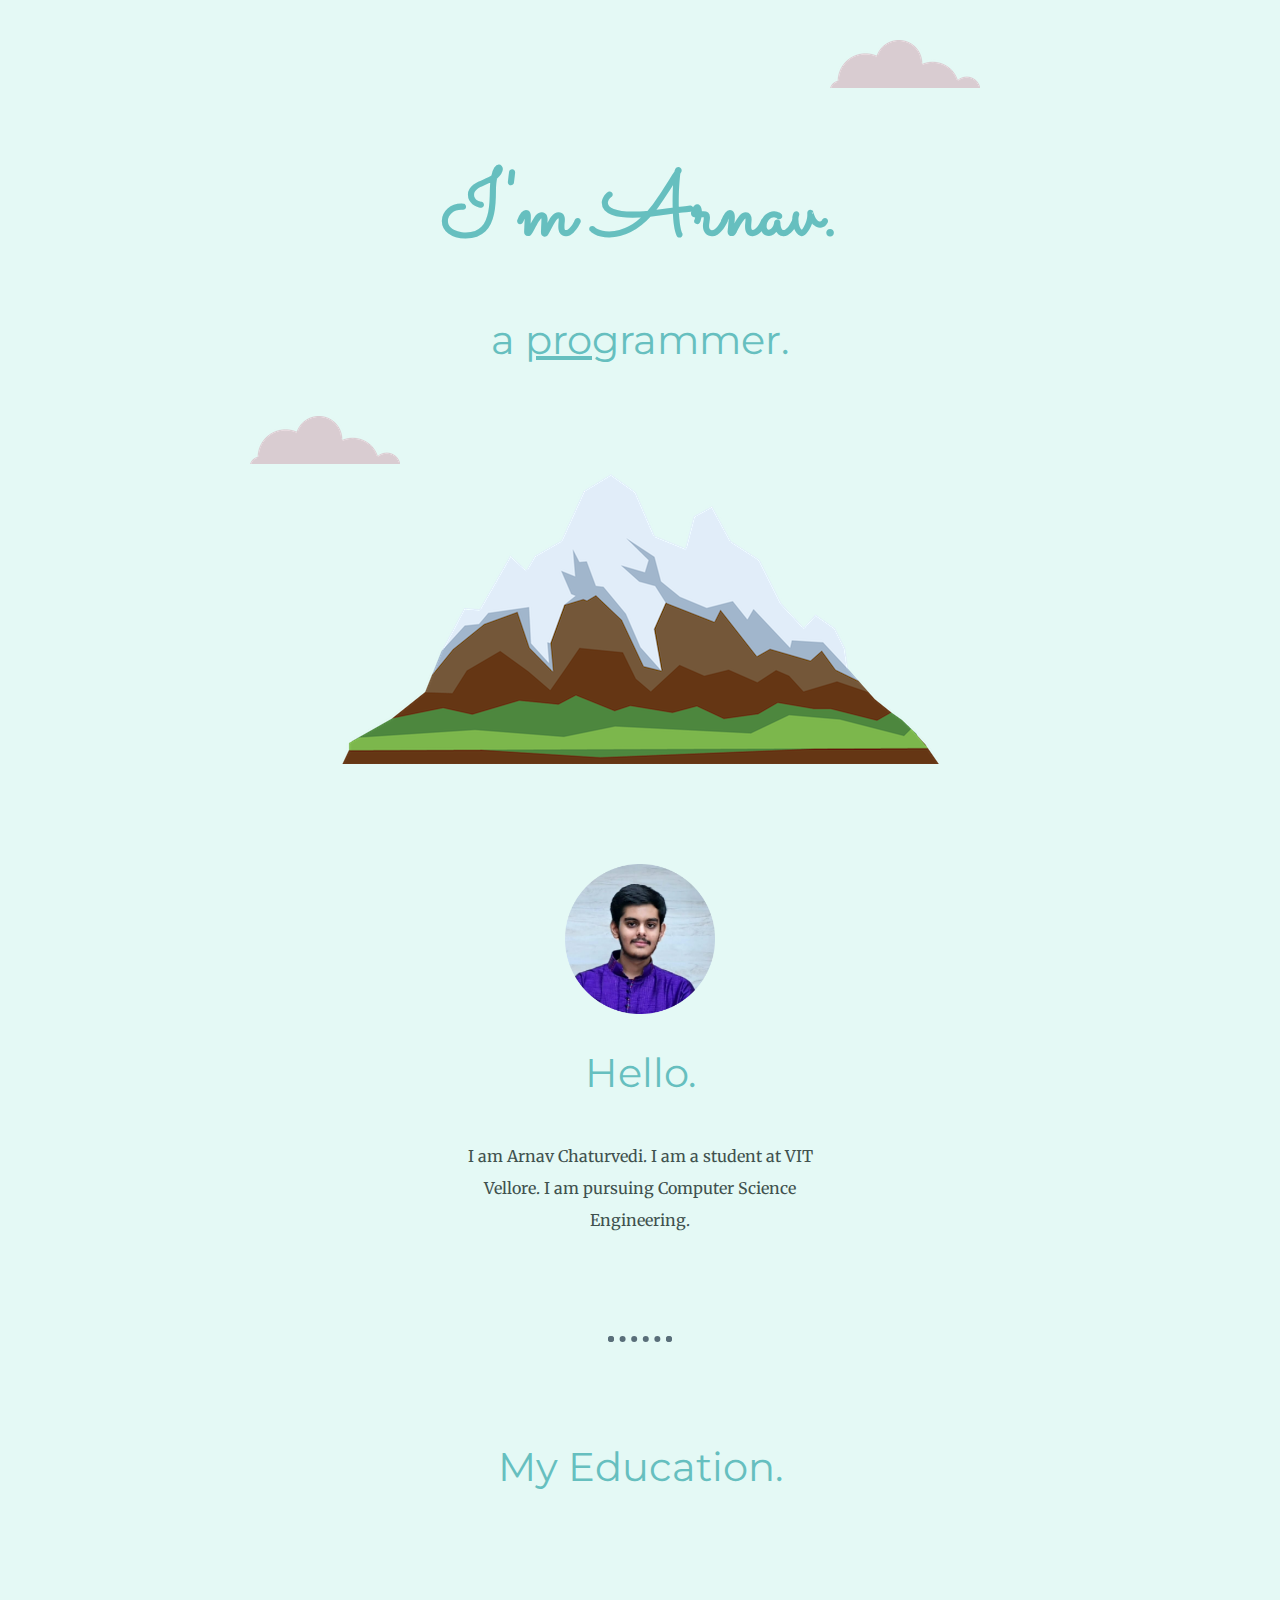
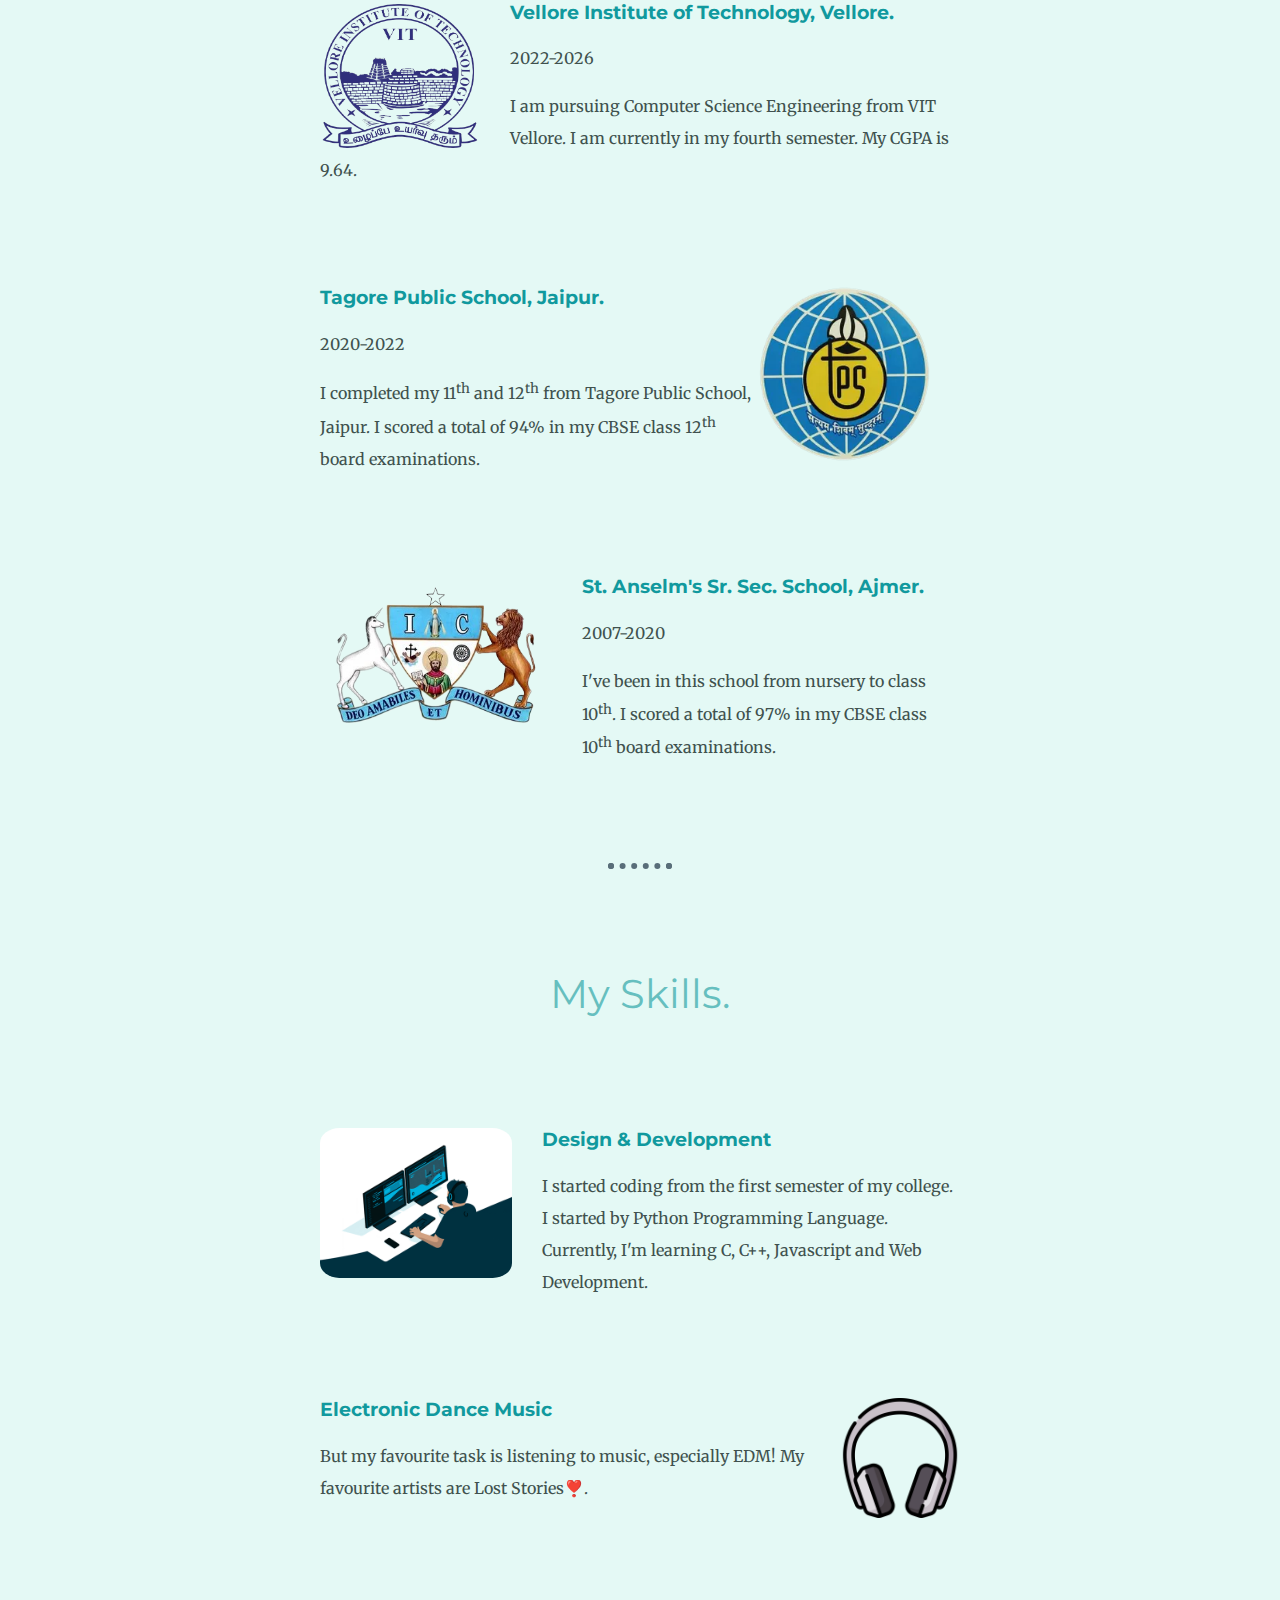
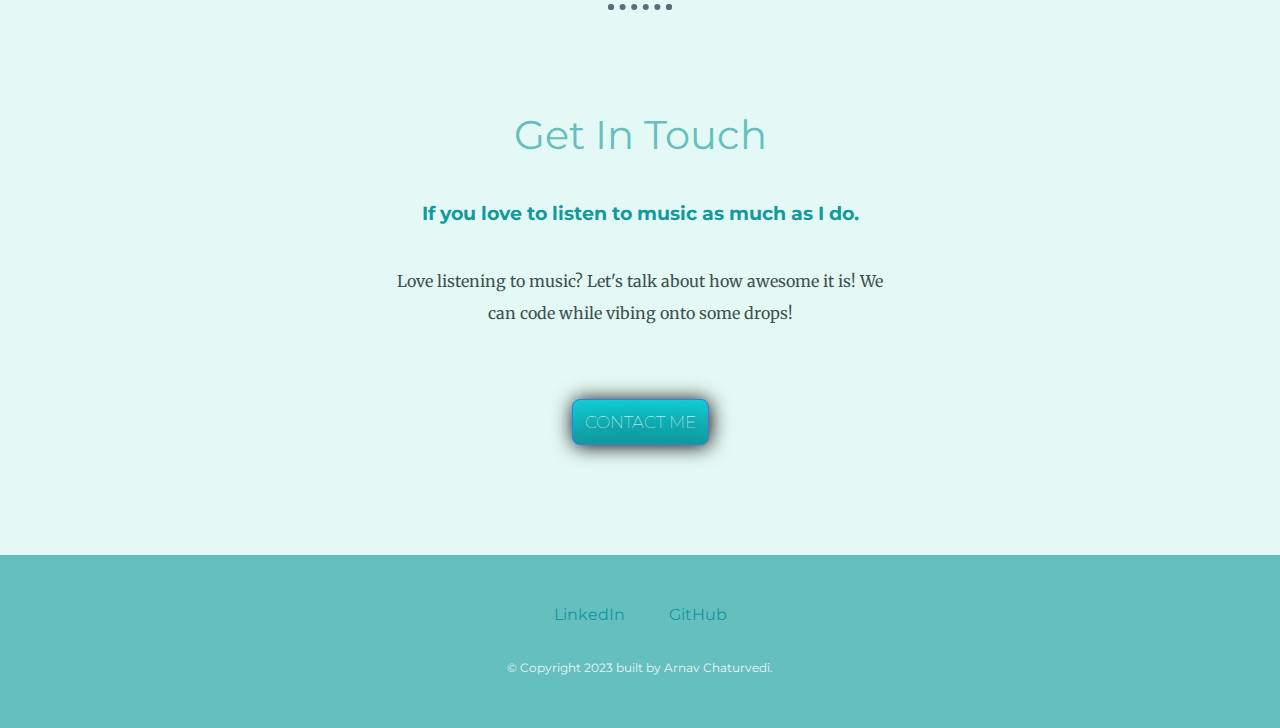
<file: index.html>
<html>

    <head>
        <meta charset="utf-8">
        <title>Arnav Chaturvedi - a web developer & programmer - About</title>
        <link rel="stylesheet" href="css/styles.css">
        <link rel="icon" href="favicon (1).ico">
        <link href="https://fonts.googleapis.com/css2?family=Merriweather:wght@300&family=Montserrat:wght@500&family=Sacramento&display=swap" rel="stylesheet">

    </head>
    <body>
        <div class="top-container">
            <img class="top-cloud" src="CSS+-+My+Site+Images/CSS - My Site Images/cloud.png" alt="cloud-image">
            <h1>I'm Arnav.</h1>
            <h2>a <span class="pro">pro</span>grammer.</h2>
            <img class="bottom-cloud" src="CSS+-+My+Site+Images/CSS - My Site Images/cloud.png" alt="cloud-image">
            <img src="CSS+-+My+Site+Images/CSS - My Site Images/mountain.png" alt="mountain-image">
        </div>
        <div class="middle-container">
  <div class="profile">
    <img src="CSS+-+My+Site+Images/CSS - My Site Images/Arnav's Image.png" alt="Arnav's Image" width="150" height="150">
    <h2>Hello.</h2>
    <p class="intro">I am Arnav Chaturvedi. I am a student at VIT Vellore. I am pursuing Computer Science Engineering.</p>
  </div>
  <hr>

    <div class="education">
    <h2>My Education.</h2>
    <div class="college">
      <img class="vit-img"
           src="CSS+-+My+Site+Images/CSS - My Site Images/vit-png-removebg-preview.png" alt="VIT Vellore" width="150"
           height="150">
      <h3><a class="institute-link" href="https://vit.ac.in/">Vellore Institute of Technology, Vellore.</a></h3>
        <p>2022-2026</p>
        <p>I am pursuing Computer Science Engineering from VIT Vellore. I am currently in my fourth semester. My CGPA is 9.64. </p>
    </div>
    <div class="eleventh">
      <img class="tps-img" src="CSS+-+My+Site+Images/CSS - My Site Images/tpspng-removebg-preview.png" alt="Tagore Public School" width="120" height="120">
      <h3><a class="institute-link" href="https://www.tpsshastrinagar.com/">Tagore Public School, Jaipur.</a></h3>
        <p>2020-2022</p>
      <p>I completed my 11<sup>th</sup> and 12<sup>th</sup> from Tagore Public School, Jaipur.
          I scored a total of 94% in my CBSE class 12<sup>th</sup> board examinations.</p>
    </div>
    <div class="tenth">
      <img class="anselms-img" src="CSS+-+My+Site+Images/CSS - My Site Images/anselm-removebg-preview.png" alt="St. Anselm's School" width="120" height="120">

      <h3><a class="institute-link" href="https://stanselmsajmer.com/">St. Anselm's Sr. Sec. School, Ajmer.</a></h3>
        <p>2007-2020</p>
      <p>I've been in this school from nursery to class 10<sup>th</sup>. I scored a total of 97% in my CBSE class 10<sup>th</sup> board examinations. </p>
    </div>
  </div>

    <hr>


  <div class="skills">
    <h2>My Skills.</h2>
    <div class="skill-row">
      <img class="coding-img"
           src="CSS+-+My+Site+Images/CSS - My Site Images/codinggif.gif"
           alt="coding-gif" width="150" height="150">
      <h3>Design & Development</h3>
      <p>I started coding from the first semester of my college. I started by Python Programming Language. Currently, I'm learning C, C++, Javascript and Web Development.</p>
    </div>
    <div class="skill-row">
      <img class="headphone-img" src="CSS+-+My+Site+Images/CSS - My Site Images/headphones.png" alt="headphones-img" width="120" height="120">
      <h3>Electronic Dance Music</h3>
      <p>But my favourite task is listening to music, especially EDM! My favourite artists are Lost Stories❣️.</p>
    </div>
  </div>




  <hr>
  <div class="contact-me">
    <h2>Get In Touch</h2>
    <h3>If you love to listen to music as much as I do.</h3>
    <p class="contact-message">Love listening to music? Let's talk about how awesome it is! We can code while vibing onto some drops!</p>
    <a class="btn" href="mailto:arnavchaturvedi2004@gmail.com">CONTACT ME</a>
  </div>
</div>


<div class="bottom-container">
  <a class="footer-link" href="https://www.linkedin.com/in/arnavchaturvedi21/">LinkedIn</a>
  <a class="footer-link" href="https://github.com/ArnavChat">GitHub</a>
  <p class="copyright">© Copyright 2023 built by Arnav Chaturvedi.</p>
</div>


    </body>

</html>
</file>
<file: css/styles.css>
body{
background-color:#E4F9F5;
color:#40514E;
margin: 0;
text-align: center;
font-family: 'Merriweather', serif;
}

.pro{
text-decoration: underline;
}

hr{
border:dotted #596e79 6px;
border-bottom:none;
width:4%;
margin: 100px auto;

}

.intro{
width:30%;
margin:auto;
}

p{
line-height:2;
}

h1{
font-size:5.625rem;
font-family: 'Sacramento', cursive;
margin: 50px auto 0 auto;
color: #66BFBF;
}

h2{
font-size:2.5rem;
font-family: 'Montserrat', sans-serif;
color:#66BFBF;
font-weight:normal;
padding-bottom:10px;
}

h3{
font-family: 'Montserrat', sans-serif;
color:#11999E;

}

.top-container {
position: relative;
background-color: #E4F9F5;
padding-top:100px;
}
.middle-container{
padding:100px 0;
}

.skill-row{
width:50%;
margin: 100px auto 100px auto;
text-align:left;
}

.college{
width:50%;
margin: 100px auto 100px auto;
text-align:left;
}


.eleventh{
width:50%;
margin: 100px auto 100px auto;
text-align:left;
}

.tenth{
width:50%;
margin: 100px auto 100px auto;
text-align:left;
}

.coding-img{
border-radius:10%;
width:30%;
float:left;
margin-right:30px;
}

.vit-img{
border-radius:10%;
width:10em;
float:left;
margin-right:30px;
}

.tps-img{
border-radius:100%;
height:11em;
width:11em;
float:right;
margin-right:30px;
}

.anselms-img{
border-radius:10%;
width:14.5em;
height:10em;
float:left;
margin-right:30px;
}

.headphone-img{
float:right;
}

a{
color:#11999E;
margin: 10px 20px;
text-decoration:none;
}

a:hover{
color:#EAF6F6;
}

.institute-link{
margin: auto auto auto 0;
text-decoration:none;
}
.institute-link:hover{
color:#64c4ed;
}


.bottom-container{
    background-color:#66BFBF;
    padding:50px 0 16px;
    font-family: 'Montserrat', sans-serif;

}


.top-cloud{
    position: absolute;
    right:300px;
    top:40px;
}

.contact-message
{
    width:40%;
    margin:40px auto 60px;
}

.bottom-cloud{
    position: absolute;
    left:250px;
    bottom:300px;
}

.footer-link{
color:#11999E;
}

.copyright{
color:#EAF6F6;
font-size:0.75rem;
padding:20px 0;
}



.btn {
   background: #11CDD4;
   background-image: -webkit-linear-gradient(top, #11CDD4, #11999E);
   background-image: -moz-linear-gradient(top, #11CDD4, #11999E);
   background-image: -ms-linear-gradient(top, #11CDD4, #11999E);
   background-image: -o-linear-gradient(top, #11CDD4, #11999E);
   background-image: -webkit-gradient(to bottom, #11CDD4, #11999E);
   -webkit-border-radius: 8px;
   -moz-border-radius: 8px;
   border-radius: 8px;
   color: #FFFFFF;
   font-family: 'Montserrat', sans-serif;
   font-size: 17px;
   font-weight: 100;
   padding: 12px;
   -webkit-box-shadow: 1px 1px 20px 0 #000000;
   -moz-box-shadow: 1px 1px 20px 0 #000000;
   box-shadow: 1px 1px 20px 0 #000000;
   text-shadow: 1px 1px 20px #000000;
   border: solid #337FED 1px;
   text-decoration: none;
   display: inline-block;
   cursor: pointer;
   text-align: center;
}

.btn:hover {
   border: solid #337FED 1px;
   background: #30E3CB;
   background-image: -webkit-linear-gradient(top, #30E3CB, #2BC4AD);
   background-image: -moz-linear-gradient(top, #30E3CB, #2BC4AD);
   background-image: -ms-linear-gradient(top, #30E3CB, #2BC4AD);
   background-image: -o-linear-gradient(top, #30E3CB, #2BC4AD);
   background-image: -webkit-gradient(to bottom, #30E3CB, #2BC4AD);
   -webkit-border-radius: 8px;
   -moz-border-radius: 8px;
   border-radius: 8px;
   text-decoration: none;
}
</file>
